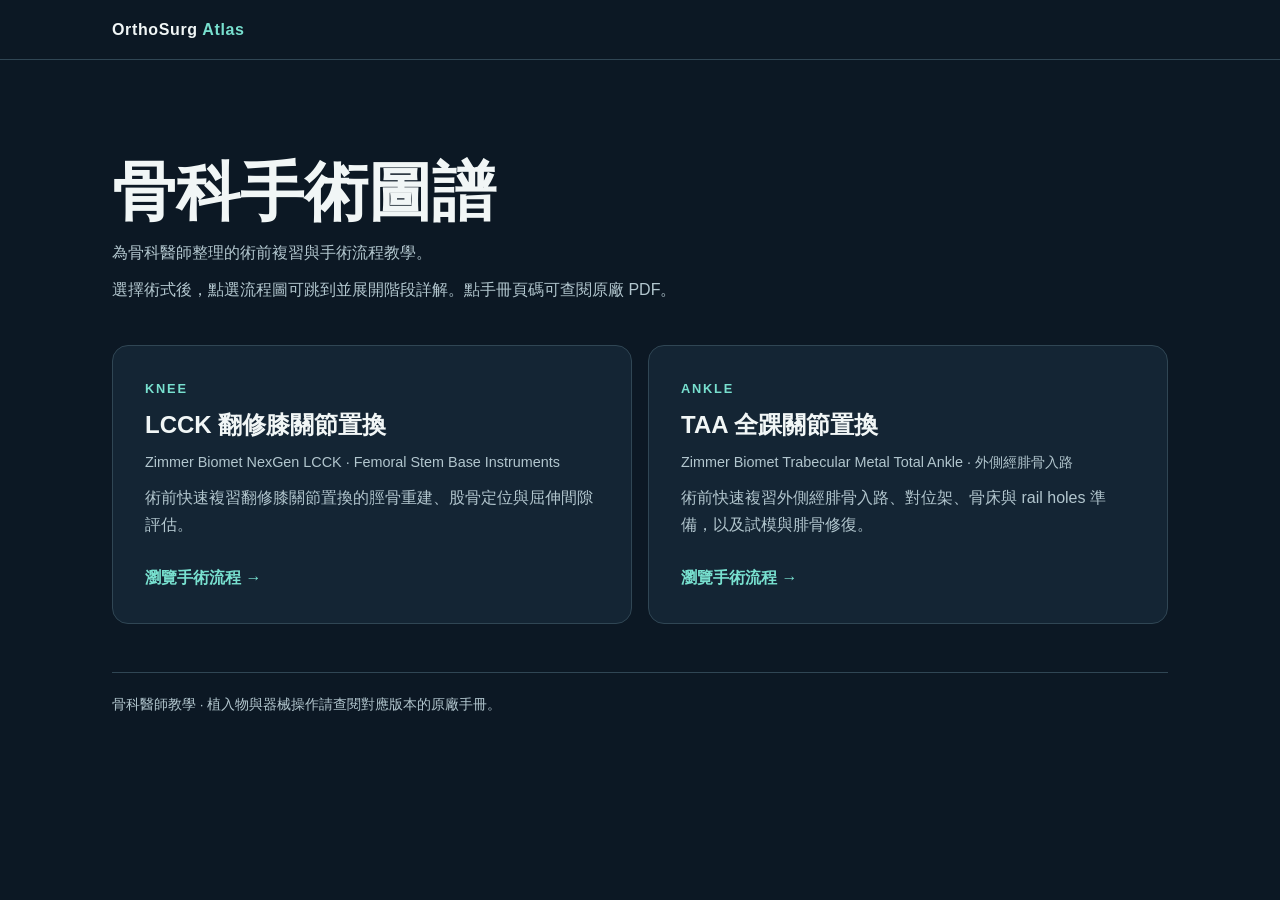
<file: docs/index.html>
<!doctype html>
<html lang="zh-Hant">
<head><meta charset="utf-8"><meta name="viewport" content="width=device-width, initial-scale=1">
<title>骨科手術圖譜 · OrthoSurg Atlas</title><link rel="stylesheet" href="./assets/site.css">
</head>
<body><header><div class="wrap"><a class="brand" href="./index.html">OrthoSurg <span>Atlas</span></a></div></header>
<main class="wrap"><div class="hero"><h1>骨科手術圖譜</h1><p>為骨科醫師整理的術前複習與手術流程教學。</p>
  <p>選擇術式後，點選流程圖可跳到並展開階段詳解。點手冊頁碼可查閱原廠 PDF。</p></div>
  <div class="cards"><a class="card" href="procedures/lcck/index.html">
<p class="region">KNEE</p><h2>LCCK 翻修膝關節置換</h2><p class="system">Zimmer Biomet NexGen LCCK · Femoral Stem Base Instruments</p>
<p>術前快速複習翻修膝關節置換的脛骨重建、股骨定位與屈伸間隙評估。</p><span class="action">瀏覽手術流程 →</span></a><a class="card" href="procedures/taa/index.html">
<p class="region">ANKLE</p><h2>TAA 全踝關節置換</h2><p class="system">Zimmer Biomet Trabecular Metal Total Ankle · 外側經腓骨入路</p>
<p>術前快速複習外側經腓骨入路、對位架、骨床與 rail holes 準備，以及試模與腓骨修復。</p><span class="action">瀏覽手術流程 →</span></a></div></main><footer class="wrap">骨科醫師教學 · 植入物與器械操作請查閱對應版本的原廠手冊。</footer></body></html>
</file>
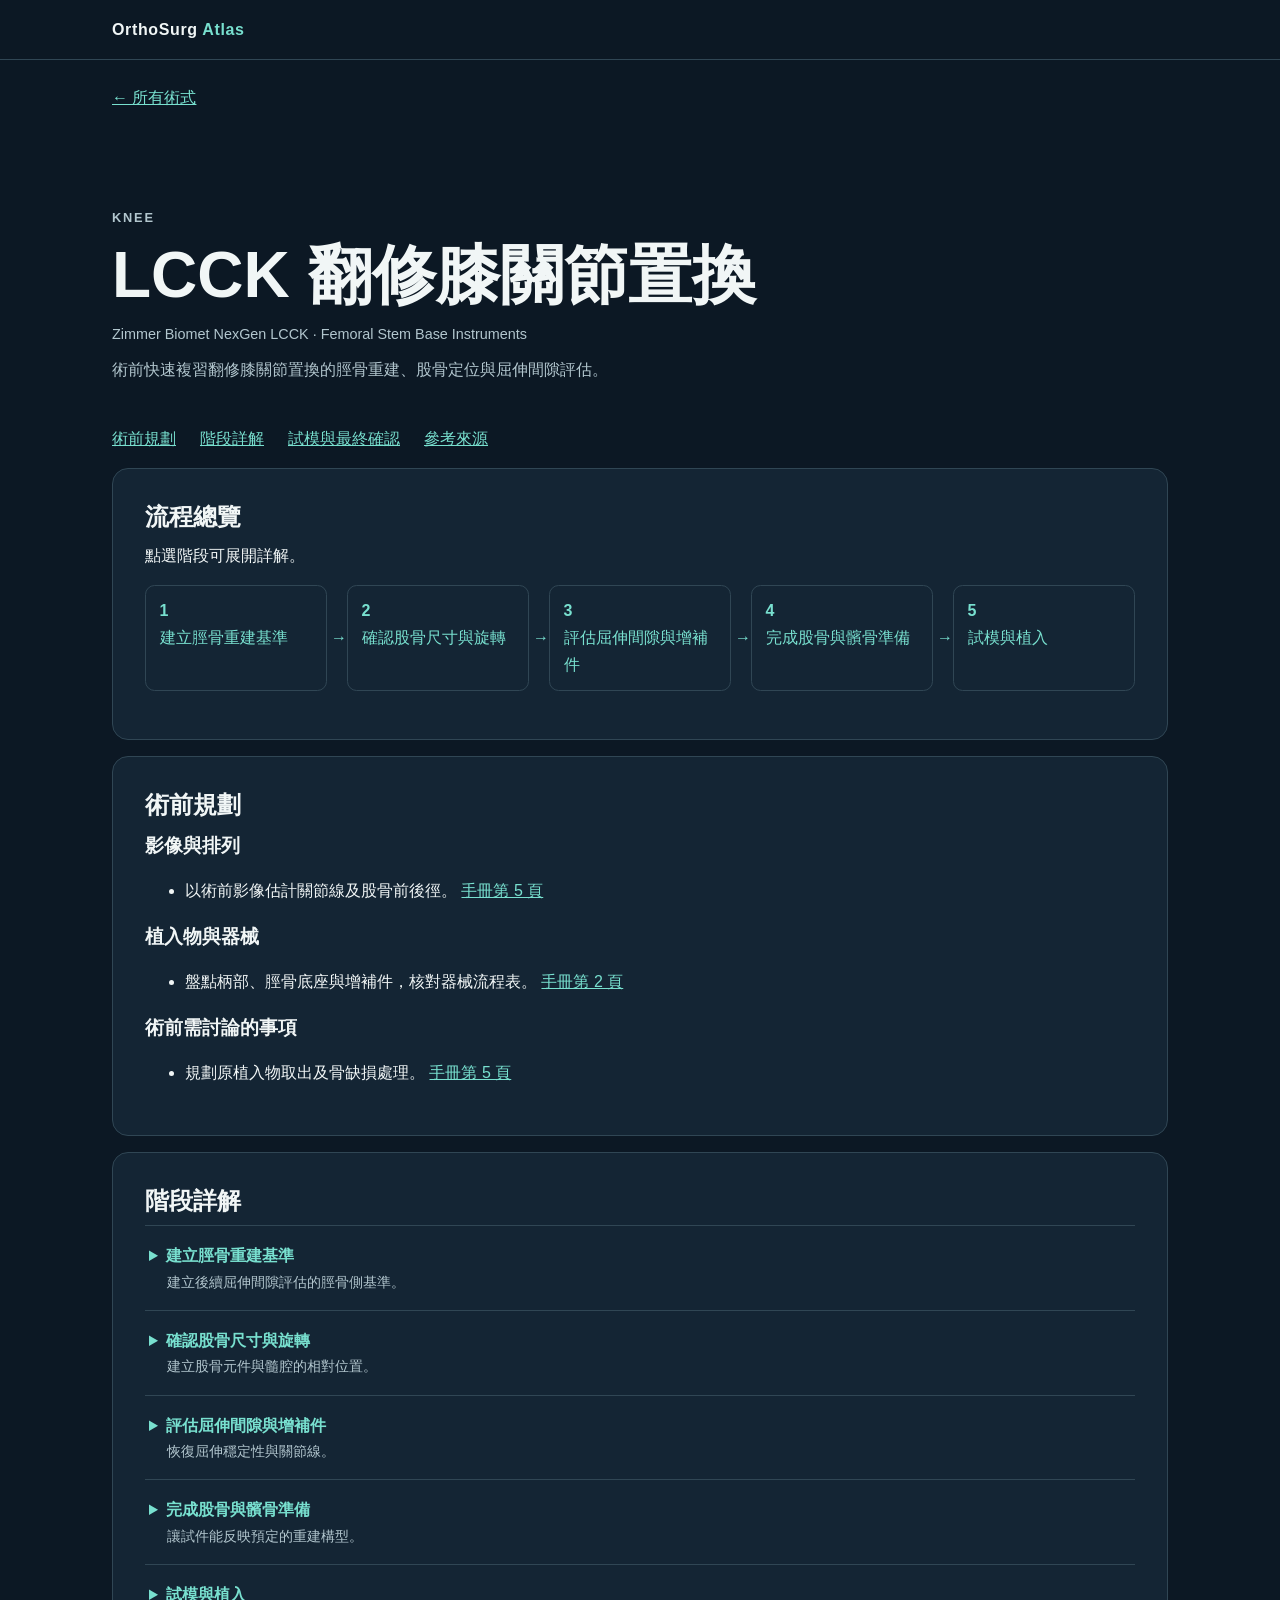
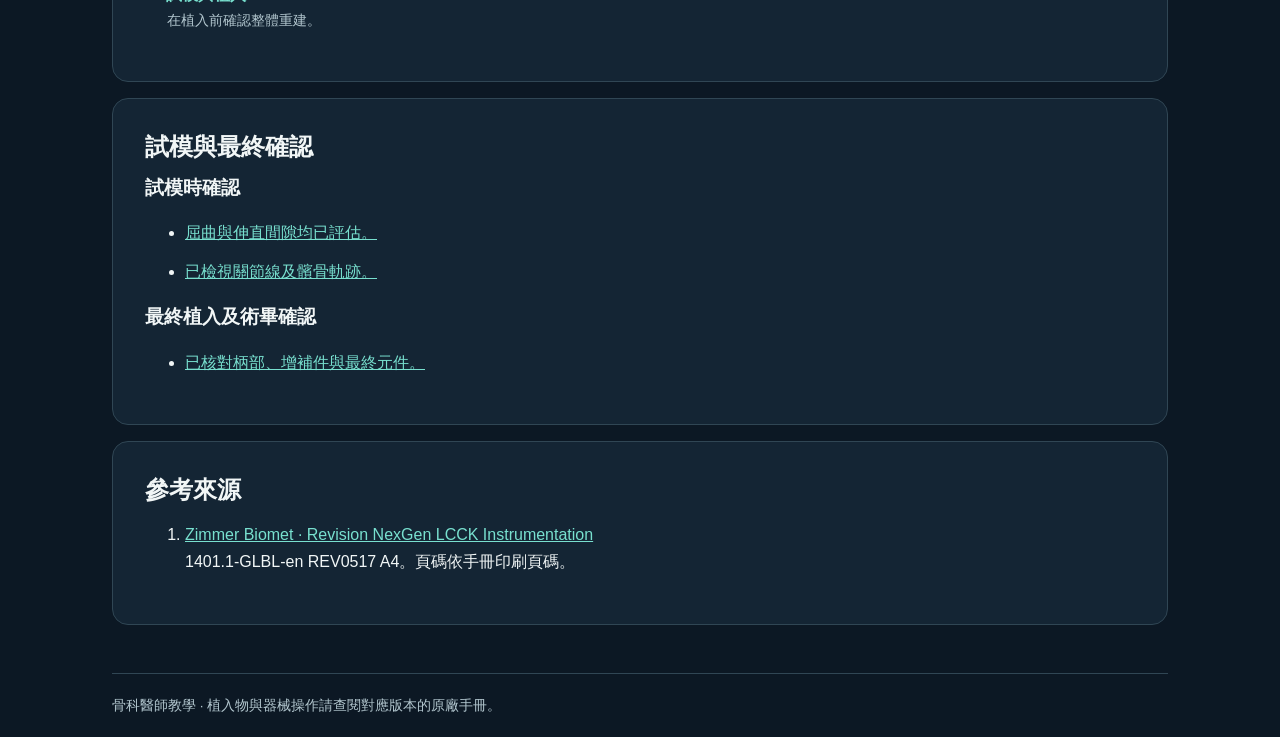
<file: docs/procedures/lcck/index.html>
<!doctype html>
<html lang="zh-Hant">
<head><meta charset="utf-8"><meta name="viewport" content="width=device-width, initial-scale=1">
<title>LCCK 翻修膝關節置換 · OrthoSurg Atlas</title><link rel="stylesheet" href="../../assets/site.css">
<script defer src="../../assets/stages.js"></script></head>
<body><header><div class="wrap"><a class="brand" href="../../index.html">OrthoSurg <span>Atlas</span></a></div></header>
<main class="wrap"><a class="back" href="../../index.html">← 所有術式</a>
    <div class="hero"><p class="region">KNEE</p><h1>LCCK 翻修膝關節置換</h1>
    <p class="system">Zimmer Biomet NexGen LCCK · Femoral Stem Base Instruments</p><p>術前快速複習翻修膝關節置換的脛骨重建、股骨定位與屈伸間隙評估。</p></div>
    <nav aria-label="本頁目錄"><a href="#planning">術前規劃</a><a href="#steps">階段詳解</a><a href="#checks">試模與最終確認</a><a href="#sources">參考來源</a></nav>
    <section aria-labelledby="flow-title"><h2 id="flow-title">流程總覽</h2><p>點選階段可展開詳解。</p><ol class="flow"><li><a data-stage-link href="#stage-tibial-platform">建立脛骨重建基準</a></li><li><a data-stage-link href="#stage-femoral-position">確認股骨尺寸與旋轉</a></li><li><a data-stage-link href="#stage-gap-balance">評估屈伸間隙與增補件</a></li><li><a data-stage-link href="#stage-box-patella">完成股骨與髕骨準備</a></li><li><a data-stage-link href="#stage-trial-implant">試模與植入</a></li></ol></section>
    <section id="planning"><h2>術前規劃</h2><h3>影像與排列</h3><ul><li>以術前影像估計關節線及股骨前後徑。 <a href="https://www.zimmerbiomet.com/content/dam/zb-corporate/en/products/specialties/knee/nexgen-complete-knee-solution/RevisionNexGenLCCKInstrumentation14011GLBLenREV0517A4.pdf#page=7" target="_blank" rel="noopener">手冊第 5 頁</a></li></ul><h3>植入物與器械</h3><ul><li>盤點柄部、脛骨底座與增補件，核對器械流程表。 <a href="https://www.zimmerbiomet.com/content/dam/zb-corporate/en/products/specialties/knee/nexgen-complete-knee-solution/RevisionNexGenLCCKInstrumentation14011GLBLenREV0517A4.pdf#page=4" target="_blank" rel="noopener">手冊第 2 頁</a></li></ul><h3>術前需討論的事項</h3><ul><li>規劃原植入物取出及骨缺損處理。 <a href="https://www.zimmerbiomet.com/content/dam/zb-corporate/en/products/specialties/knee/nexgen-complete-knee-solution/RevisionNexGenLCCKInstrumentation14011GLBLenREV0517A4.pdf#page=7" target="_blank" rel="noopener">手冊第 5 頁</a></li></ul></section>
    <section id="steps"><h2>階段詳解</h2><details id="stage-tibial-platform" class="stage"><summary>
    <strong>建立脛骨重建基準</strong><span>建立後續屈伸間隙評估的脛骨側基準。</span></summary>
    <div class="stage-body"><h4>目的</h4><p>建立後續屈伸間隙評估的脛骨側基準。</p>
    <h4>主要器械</h4><ul><li><strong>Tibial Boom</strong> · 設定對應脛骨底座的後傾</li></ul>
    <h4>操作重點</h4><ul><li>先建立脛骨重建平台，再確認試件覆蓋。</li></ul>
    <h4>確認事項</h4><ul><li>核對骨量、脛骨托盤覆蓋、柄部定位及增補件需求。</li></ul>
    <h4>容易忽略的檢查點</h4><ul><li>保留骨量，避免為了消除所有骨缺損而加深截骨。 <a href="https://www.zimmerbiomet.com/content/dam/zb-corporate/en/products/specialties/knee/nexgen-complete-knee-solution/RevisionNexGenLCCKInstrumentation14011GLBLenREV0517A4.pdf#page=10" target="_blank" rel="noopener">手冊第 8 頁</a></li></ul>
    <h4>原廠關鍵數值</h4><ul><li>0° 對應 A/P wedge 底座，3° 對應 3° fluted 底座。 <a href="https://www.zimmerbiomet.com/content/dam/zb-corporate/en/products/specialties/knee/nexgen-complete-knee-solution/RevisionNexGenLCCKInstrumentation14011GLBLenREV0517A4.pdf#page=9" target="_blank" rel="noopener">手冊第 7 頁</a></li></ul>
    
    <h4>圖解子步驟</h4><ol class="illustrated-steps"><li><div><h5>建立脛骨髓腔基準</h5><p>以 8 mm IM Drill 建立入口，從 9 mm 髓腔銼開始逐號擴髓。銼齒需完全進入骨面以下。最終直徑依第一支在髓腔深處接觸皮質骨的銼刀判定。這組銼刀從側面切削，若入口狹窄，先確認較大的銼刀能到達預定深度。</p><p><a href="https://www.zimmerbiomet.com/content/dam/zb-corporate/en/products/specialties/knee/nexgen-complete-knee-solution/RevisionNexGenLCCKInstrumentation14011GLBLenREV0517A4.pdf#page=8" target="_blank" rel="noopener">手冊第 6 頁</a></p></div><figure><a href="../../figures/lcck/tibial-platform-page-6.webp" target="_blank" rel="noopener" aria-label="放大手冊第 6 頁"><img loading="lazy" src="../../figures/lcck/tibial-platform-page-6.webp" alt="建立脛骨髓腔基準，原廠手冊第 6 頁"></a><figcaption>Zimmer Biomet · 手冊第 6 頁 · 點圖放大</figcaption></figure></li><li><div><h5>選擇脛骨後傾導引</h5><p>沿脛骨幹方向擴髓。若殘留骨水泥或硬化骨使銼刀偏離軸線，先清除阻擋。保留最後一支銼刀，或換成與它同徑的直柄試件。後傾導引臂依托盤選擇：需平切的 A/P wedge 用 0°，3° fluted 用 3°，手冊所列 precoat、fluted 及 MIS modular tibial plate／keels 構型用 7°。</p><p><a href="https://www.zimmerbiomet.com/content/dam/zb-corporate/en/products/specialties/knee/nexgen-complete-knee-solution/RevisionNexGenLCCKInstrumentation14011GLBLenREV0517A4.pdf#page=9" target="_blank" rel="noopener">手冊第 7 頁</a></p></div><figure><a href="../../figures/lcck/tibial-platform-page-7.webp" target="_blank" rel="noopener" aria-label="放大手冊第 7 頁"><img loading="lazy" src="../../figures/lcck/tibial-platform-page-7.webp" alt="選擇脛骨後傾導引，原廠手冊第 7 頁"></a><figcaption>Zimmer Biomet · 手冊第 7 頁 · 點圖放大</figcaption></figure></li><li><div><h5>確認脛骨切除高度</h5><p>把 Tibial Depth Resection Gauge 的 2 mm 或 10 mm 端插入鋸槽，直接確認預定切面高度。以建立可支撐托盤的平台為目標。遇局部骨缺損時，不必為了切到所有缺損底部而一律降低切面。</p><p><a href="https://www.zimmerbiomet.com/content/dam/zb-corporate/en/products/specialties/knee/nexgen-complete-knee-solution/RevisionNexGenLCCKInstrumentation14011GLBLenREV0517A4.pdf#page=10" target="_blank" rel="noopener">手冊第 8 頁</a></p></div><figure><a href="../../figures/lcck/tibial-platform-page-8.webp" target="_blank" rel="noopener" aria-label="放大手冊第 8 頁"><img loading="lazy" src="../../figures/lcck/tibial-platform-page-8.webp" alt="確認脛骨切除高度，原廠手冊第 8 頁"></a><figcaption>Zimmer Biomet · 手冊第 8 頁 · 點圖放大</figcaption></figure></li><li><div><h5>確認脛骨托盤尺寸</h5><p>將不同號的 Tibial Sizing Plate 放在切面比較覆蓋。確認托盤尺寸後，再核對與股骨試件及墊片系列的相容色碼。純色與條紋色碼分開看。無法配對時，重新評估股骨試件或脛骨托盤尺寸。</p><p><a href="https://www.zimmerbiomet.com/content/dam/zb-corporate/en/products/specialties/knee/nexgen-complete-knee-solution/RevisionNexGenLCCKInstrumentation14011GLBLenREV0517A4.pdf#page=12" target="_blank" rel="noopener">手冊第 10 頁</a></p></div><figure><a href="../../figures/lcck/tibial-platform-page-10.webp" target="_blank" rel="noopener" aria-label="放大手冊第 10 頁"><img loading="lazy" src="../../figures/lcck/tibial-platform-page-10.webp" alt="確認脛骨托盤尺寸，原廠手冊第 10 頁"></a><figcaption>Zimmer Biomet · 手冊第 10 頁 · 點圖放大</figcaption></figure></li></ol><p><a href="https://www.zimmerbiomet.com/content/dam/zb-corporate/en/products/specialties/knee/nexgen-complete-knee-solution/RevisionNexGenLCCKInstrumentation14011GLBLenREV0517A4.pdf#page=8" target="_blank" rel="noopener">手冊第 6–16 頁</a></p></div></details><details id="stage-femoral-position" class="stage"><summary>
    <strong>確認股骨尺寸與旋轉</strong><span>建立股骨元件與髓腔的相對位置。</span></summary>
    <div class="stage-body"><h4>目的</h4><p>建立股骨元件與髓腔的相對位置。</p>
    <h4>主要器械</h4><ul><li><strong>Revision Rotational Alignment Guide</strong> · 參照股骨經上髁軸確認旋轉</li></ul>
    <h4>操作重點</h4><ul><li>確認髓腔與股骨元件的相對位置，評估直柄或偏心柄。</li></ul>
    <h4>確認事項</h4><ul><li>核對髓腔方向、股骨尺寸與旋轉，確認直柄或偏心柄的配置。</li></ul>
    <h4>容易忽略的檢查點</h4><ul><li>若改用偏心柄，記錄 offset bushing 的刻度方向供後續重現。 <a href="https://www.zimmerbiomet.com/content/dam/zb-corporate/en/products/specialties/knee/nexgen-complete-knee-solution/RevisionNexGenLCCKInstrumentation14011GLBLenREV0517A4.pdf#page=27" target="_blank" rel="noopener">手冊第 25 頁</a></li></ul>
    
    <h4>器械分支</h4><ul><li>若用 MILL／5-in-1，股骨定位改查直柄 Appendix E 或偏心柄 Appendix F。Crossover 適用於已完成對應非柄式股骨前後切面的情境，見 Appendix A。 <a href="https://www.zimmerbiomet.com/content/dam/zb-corporate/en/products/specialties/knee/nexgen-complete-knee-solution/RevisionNexGenLCCKInstrumentation14011GLBLenREV0517A4.pdf#page=4" target="_blank" rel="noopener">手冊第 2 頁</a></li></ul>
    <h4>圖解子步驟</h4><ol class="illustrated-steps"><li><div><h5>準備股骨髓腔</h5><p>以 8 mm IM Drill 建立股骨髓腔入口，再從 9 mm Intramedullary Reamer 逐號擴髓。入口只是擴髓起點，股骨元件的最終位置與旋轉仍需用後續導板核對。</p><p><a href="https://www.zimmerbiomet.com/content/dam/zb-corporate/en/products/specialties/knee/nexgen-complete-knee-solution/RevisionNexGenLCCKInstrumentation14011GLBLenREV0517A4.pdf#page=19" target="_blank" rel="noopener">手冊第 17 頁</a></p></div><figure><a href="../../figures/lcck/femoral-position-page-17.webp" target="_blank" rel="noopener" aria-label="放大手冊第 17 頁"><img loading="lazy" src="../../figures/lcck/femoral-position-page-17.webp" alt="準備股骨髓腔，原廠手冊第 17 頁"></a><figcaption>Zimmer Biomet · 手冊第 17 頁 · 點圖放大</figcaption></figure></li><li><div><h5>估計股骨元件尺寸</h5><p>將不同尺寸 Femoral Sizing Template 的刻線對準最後一支股骨髓腔銼或試柄轉接器的軸心，再比較模板與骨面的關係。可用拆下的原植入物尺寸與股骨上髁寬度交叉核對。此處是初估尺寸，之後要以屈伸間隙與穩定性確認。</p><p><a href="https://www.zimmerbiomet.com/content/dam/zb-corporate/en/products/specialties/knee/nexgen-complete-knee-solution/RevisionNexGenLCCKInstrumentation14011GLBLenREV0517A4.pdf#page=21" target="_blank" rel="noopener">手冊第 19 頁</a></p></div><figure><a href="../../figures/lcck/femoral-position-page-19.webp" target="_blank" rel="noopener" aria-label="放大手冊第 19 頁"><img loading="lazy" src="../../figures/lcck/femoral-position-page-19.webp" alt="估計股骨元件尺寸，原廠手冊第 19 頁"></a><figcaption>Zimmer Biomet · 手冊第 19 頁 · 點圖放大</figcaption></figure></li><li><div><h5>確認股骨旋轉</h5><p>以旋轉對位導引器確認股骨旋轉，再看股骨基座／切割塊的位置。若直柄使切割塊無法落在理想位置，改評估偏心柄，並在後續記錄偏心方向。</p><p><a href="https://www.zimmerbiomet.com/content/dam/zb-corporate/en/products/specialties/knee/nexgen-complete-knee-solution/RevisionNexGenLCCKInstrumentation14011GLBLenREV0517A4.pdf#page=26" target="_blank" rel="noopener">手冊第 24 頁</a></p></div><figure><a href="../../figures/lcck/femoral-position-page-24.webp" target="_blank" rel="noopener" aria-label="放大手冊第 24 頁"><img loading="lazy" src="../../figures/lcck/femoral-position-page-24.webp" alt="確認股骨旋轉，原廠手冊第 24 頁"></a><figcaption>Zimmer Biomet · 手冊第 24 頁 · 點圖放大</figcaption></figure></li><li><div><h5>核對偏心柄方向</h5><p>直柄位置不理想時，用 Femoral Offset Bushing 取代 9–10 mm Femoral Guide Bushing。偏心套筒可使切割塊相對髓腔中心偏移 4.5 mm。旋到合適位置後，讀取切割塊後側刻線所對的套筒數字及記號，供試件及正式植入物組裝時重現方向。</p><p><a href="https://www.zimmerbiomet.com/content/dam/zb-corporate/en/products/specialties/knee/nexgen-complete-knee-solution/RevisionNexGenLCCKInstrumentation14011GLBLenREV0517A4.pdf#page=27" target="_blank" rel="noopener">手冊第 25 頁</a></p></div><figure><a href="../../figures/lcck/femoral-position-page-25.webp" target="_blank" rel="noopener" aria-label="放大手冊第 25 頁"><img loading="lazy" src="../../figures/lcck/femoral-position-page-25.webp" alt="核對偏心柄方向，原廠手冊第 25 頁"></a><figcaption>Zimmer Biomet · 手冊第 25 頁 · 點圖放大</figcaption></figure></li><li><div><h5>確認股骨柄座準備</h5><p>使用 Femoral Stem Base Instruments 準備 LCCK 股骨元件時，Femoral Stem Drill 經導套鑽到鑽頭的第二道刻線（Fig. 37）。這道刻線是 LCCK 柄座的鑽深基準。若前一步調整了股骨旋轉或位置，再核對是否需要修整前、後切面。</p><p><a href="https://www.zimmerbiomet.com/content/dam/zb-corporate/en/products/specialties/knee/nexgen-complete-knee-solution/RevisionNexGenLCCKInstrumentation14011GLBLenREV0517A4.pdf#page=28" target="_blank" rel="noopener">手冊第 26 頁</a></p></div><figure><a href="../../figures/lcck/femoral-position-page-26.webp" target="_blank" rel="noopener" aria-label="放大手冊第 26 頁"><img loading="lazy" src="../../figures/lcck/femoral-position-page-26.webp" alt="確認股骨柄座準備，原廠手冊第 26 頁"></a><figcaption>Zimmer Biomet · 手冊第 26 頁 · 點圖放大</figcaption></figure></li></ol><p><a href="https://www.zimmerbiomet.com/content/dam/zb-corporate/en/products/specialties/knee/nexgen-complete-knee-solution/RevisionNexGenLCCKInstrumentation14011GLBLenREV0517A4.pdf#page=19" target="_blank" rel="noopener">手冊第 17–27 頁</a></p></div></details><details id="stage-gap-balance" class="stage"><summary>
    <strong>評估屈伸間隙與增補件</strong><span>恢復屈伸穩定性與關節線。</span></summary>
    <div class="stage-body"><h4>目的</h4><p>恢復屈伸穩定性與關節線。</p>
    <h4>主要器械</h4><ul><li><strong>LPS Articular Surface Provisional</strong> · 在股骨 box 準備前用於間隙評估</li></ul>
    <h4>操作重點</h4><ul><li>先評估屈曲間隙，保留所選試墊再評估伸直時的排列及側副韌帶張力。</li></ul>
    <h4>確認事項</h4><ul><li>分別檢視屈曲與伸直間隙，確認遠端或後方增補件的需求。</li></ul>
    <h4>容易忽略的檢查點</h4><ul><li>此階段尚未完成 LCCK box，使用手冊指定的 LPS 試墊。 <a href="https://www.zimmerbiomet.com/content/dam/zb-corporate/en/products/specialties/knee/nexgen-complete-knee-solution/RevisionNexGenLCCKInstrumentation14011GLBLenREV0517A4.pdf#page=30" target="_blank" rel="noopener">手冊第 28 頁</a></li></ul>
    
    
    <h4>圖解子步驟</h4><ol class="illustrated-steps"><li><div><h5>評估屈曲間隙</h5><p>先用符合色碼的最薄 LPS 墊片試件評估屈曲間隙。若放不進去，先評估股骨試件降一號，前後徑相差 4 mm，屈曲空間可多約 4 mm。仍放不下時，手冊列 2 mm Tibial Recutter 作為選項，屈曲與伸直空間都增加 2 mm，之後需重做脛骨托盤準備。若屈曲太鬆，逐級加厚墊片。最厚仍鬆時，評估 5 或 10 mm 脛骨增補塊或大一號股骨元件。</p><p><a href="https://www.zimmerbiomet.com/content/dam/zb-corporate/en/products/specialties/knee/nexgen-complete-knee-solution/RevisionNexGenLCCKInstrumentation14011GLBLenREV0517A4.pdf#page=30" target="_blank" rel="noopener">手冊第 28 頁</a></p></div><figure><a href="../../figures/lcck/gap-balance-page-28.webp" target="_blank" rel="noopener" aria-label="放大手冊第 28 頁"><img loading="lazy" src="../../figures/lcck/gap-balance-page-28.webp" alt="評估屈曲間隙，原廠手冊第 28 頁"></a><figcaption>Zimmer Biomet · 手冊第 28 頁 · 點圖放大</figcaption></figure></li><li><div><h5>評估伸直間隙</h5><p>保留屈曲時選出的 LPS 墊片，伸直評估。若過伸，將股骨試件往遠端移並評估遠端增補。所需遠端增補若超過手冊的 10 mm 上限，評估小一號股骨元件搭配較厚墊片，並回頭重測屈曲間隙。若無法完全伸直，可評估將股骨試件往近端移、改薄墊片或鬆解後關節囊。若改薄墊片，要重評屈曲間隙及股骨尺寸。</p><p><a href="https://www.zimmerbiomet.com/content/dam/zb-corporate/en/products/specialties/knee/nexgen-complete-knee-solution/RevisionNexGenLCCKInstrumentation14011GLBLenREV0517A4.pdf#page=31" target="_blank" rel="noopener">手冊第 29 頁</a></p></div><figure><a href="../../figures/lcck/gap-balance-page-29.webp" target="_blank" rel="noopener" aria-label="放大手冊第 29 頁"><img loading="lazy" src="../../figures/lcck/gap-balance-page-29.webp" alt="評估伸直間隙，原廠手冊第 29 頁"></a><figcaption>Zimmer Biomet · 手冊第 29 頁 · 點圖放大</figcaption></figure></li><li><div><h5>確認股骨增補件</h5><p>依已選定的股骨增補件位置及厚度，對照 Femoral Provisional／Cutting Guide 的對應鋸槽。手冊指定 0.050 in（1.27 mm）厚鋸片。切完以對應增補試件核對是否貼合。</p><p><a href="https://www.zimmerbiomet.com/content/dam/zb-corporate/en/products/specialties/knee/nexgen-complete-knee-solution/RevisionNexGenLCCKInstrumentation14011GLBLenREV0517A4.pdf#page=34" target="_blank" rel="noopener">手冊第 32 頁</a></p></div><figure><a href="../../figures/lcck/gap-balance-page-32.webp" target="_blank" rel="noopener" aria-label="放大手冊第 32 頁"><img loading="lazy" src="../../figures/lcck/gap-balance-page-32.webp" alt="確認股骨增補件，原廠手冊第 32 頁"></a><figcaption>Zimmer Biomet · 手冊第 32 頁 · 點圖放大</figcaption></figure></li></ol><p><a href="https://www.zimmerbiomet.com/content/dam/zb-corporate/en/products/specialties/knee/nexgen-complete-knee-solution/RevisionNexGenLCCKInstrumentation14011GLBLenREV0517A4.pdf#page=30" target="_blank" rel="noopener">手冊第 28–32 頁</a></p></div></details><details id="stage-box-patella" class="stage"><summary>
    <strong>完成股骨與髕骨準備</strong><span>讓試件能反映預定的重建構型。</span></summary>
    <div class="stage-body"><h4>目的</h4><p>讓試件能反映預定的重建構型。</p>
    <h4>主要器械</h4><ul><li><strong>LCCK Notch/Chamfer Guide</strong> · 確認 box 與斜面切割的旋轉定位</li></ul>
    <h4>操作重點</h4><ul><li>保留旋轉參考後完成 box 準備，另評估髕骨元件是否需翻修。</li></ul>
    <h4>確認事項</h4><ul><li>核對 LCCK box 與選定元件，確認髕骨處理計畫。</li></ul>
    <h4>容易忽略的檢查點</h4><ul><li>若髕骨元件不相容或鬆動，先評估剩餘骨量。 <a href="https://www.zimmerbiomet.com/content/dam/zb-corporate/en/products/specialties/knee/nexgen-complete-knee-solution/RevisionNexGenLCCKInstrumentation14011GLBLenREV0517A4.pdf#page=39" target="_blank" rel="noopener">手冊第 37 頁</a></li></ul>
    
    
    <h4>圖解子步驟</h4><ol class="illustrated-steps"><li><div><h5>定位 LCCK box</h5><p>LCCK Box 的定位沿用前面確立的股骨位置。若使用偏心試柄，將偏心柄組件的定位記號對回前面記錄的套筒方位，再核對 LCCK Notch／Chamfer Guide 位置。</p><p><a href="https://www.zimmerbiomet.com/content/dam/zb-corporate/en/products/specialties/knee/nexgen-complete-knee-solution/RevisionNexGenLCCKInstrumentation14011GLBLenREV0517A4.pdf#page=35" target="_blank" rel="noopener">手冊第 33 頁</a></p></div><figure><a href="../../figures/lcck/box-patella-page-33.webp" target="_blank" rel="noopener" aria-label="放大手冊第 33 頁"><img loading="lazy" src="../../figures/lcck/box-patella-page-33.webp" alt="定位 LCCK box，原廠手冊第 33 頁"></a><figcaption>Zimmer Biomet · 手冊第 33 頁 · 點圖放大</figcaption></figure></li><li><div><h5>評估髕骨元件</h5><p>固定良好且相容的 NexGen 髕骨元件可評估保留。若鬆動或不相容，先評估剩餘骨量。手冊所述 NexGen Patellar Component 需要至少 11 mm 剩餘骨厚供固定柱置入。骨量不足時，評估保留剩餘骨或改用針對骨缺損設計的元件。</p><p><a href="https://www.zimmerbiomet.com/content/dam/zb-corporate/en/products/specialties/knee/nexgen-complete-knee-solution/RevisionNexGenLCCKInstrumentation14011GLBLenREV0517A4.pdf#page=39" target="_blank" rel="noopener">手冊第 37 頁</a></p></div><figure><a href="../../figures/lcck/box-patella-page-37.webp" target="_blank" rel="noopener" aria-label="放大手冊第 37 頁"><img loading="lazy" src="../../figures/lcck/box-patella-page-37.webp" alt="評估髕骨元件，原廠手冊第 37 頁"></a><figcaption>Zimmer Biomet · 手冊第 37 頁 · 點圖放大</figcaption></figure></li></ol><p><a href="https://www.zimmerbiomet.com/content/dam/zb-corporate/en/products/specialties/knee/nexgen-complete-knee-solution/RevisionNexGenLCCKInstrumentation14011GLBLenREV0517A4.pdf#page=35" target="_blank" rel="noopener">手冊第 33–37 頁</a></p></div></details><details id="stage-trial-implant" class="stage"><summary>
    <strong>試模與植入</strong><span>在植入前確認整體重建。</span></summary>
    <div class="stage-body"><h4>目的</h4><p>在植入前確認整體重建。</p>
    <h4>主要器械</h4><ul><li><strong>Modular Box Provisional</strong> · 模擬最終股骨 box 構型</li></ul>
    <h4>操作重點</h4><ul><li>裝上試用 box 與計畫使用的增補件，確認試模後再核對最終植入物。</li></ul>
    <h4>確認事項</h4><ul><li>檢查屈伸穩定性、髕骨軌跡及試件與最終元件的配置。</li></ul>
    <h4>容易忽略的檢查點</h4><ul><li>植入前核對股骨、脛骨及關節面元件的配色相容性。 <a href="https://www.zimmerbiomet.com/content/dam/zb-corporate/en/products/specialties/knee/nexgen-complete-knee-solution/RevisionNexGenLCCKInstrumentation14011GLBLenREV0517A4.pdf#page=42" target="_blank" rel="noopener">手冊第 40 頁</a></li></ul>
    
    
    <h4>圖解子步驟</h4><ol class="illustrated-steps"><li><div><h5>組裝股骨試件</h5><p>Modular Box Provisional 選與股骨試件相符的尺寸，依其斜面方向確認就位，再搭配已核對尺寸與型式的脛骨柄式試件。</p><p><a href="https://www.zimmerbiomet.com/content/dam/zb-corporate/en/products/specialties/knee/nexgen-complete-knee-solution/RevisionNexGenLCCKInstrumentation14011GLBLenREV0517A4.pdf#page=40" target="_blank" rel="noopener">手冊第 38 頁</a></p></div><figure><a href="../../figures/lcck/trial-implant-page-38.webp" target="_blank" rel="noopener" aria-label="放大手冊第 38 頁"><img loading="lazy" src="../../figures/lcck/trial-implant-page-38.webp" alt="組裝股骨試件，原廠手冊第 38 頁"></a><figcaption>Zimmer Biomet · 手冊第 38 頁 · 點圖放大</figcaption></figure></li><li><div><h5>試模檢查關節表現</h5><p>先用 LPS 墊片試件，需增加約束時改試 LCCK。脛骨與股骨試件至少要有一組相符的顏色及字母尺寸，墊片也須屬同色系列。若無法三方配對，重新選脛骨托盤尺寸與墊片系列，再確認活動度、穩定性及髕骨軌跡。</p><p><a href="https://www.zimmerbiomet.com/content/dam/zb-corporate/en/products/specialties/knee/nexgen-complete-knee-solution/RevisionNexGenLCCKInstrumentation14011GLBLenREV0517A4.pdf#page=41" target="_blank" rel="noopener">手冊第 39 頁</a></p></div><figure><a href="../../figures/lcck/trial-implant-page-39.webp" target="_blank" rel="noopener" aria-label="放大手冊第 39 頁"><img loading="lazy" src="../../figures/lcck/trial-implant-page-39.webp" alt="試模檢查關節表現，原廠手冊第 39 頁"></a><figcaption>Zimmer Biomet · 手冊第 39 頁 · 點圖放大</figcaption></figure></li><li><div><h5>核對最終植入構型</h5><p>正式植入前先確認股骨、脛骨及墊片盒標三方色碼相符。偏心股骨柄沿用試模記錄的方位，把柄上的定位號碼對準股骨柄座後側刻線（Fig. 67），再確認柄與柄座貼合。</p><p><a href="https://www.zimmerbiomet.com/content/dam/zb-corporate/en/products/specialties/knee/nexgen-complete-knee-solution/RevisionNexGenLCCKInstrumentation14011GLBLenREV0517A4.pdf#page=42" target="_blank" rel="noopener">手冊第 40 頁</a></p></div><figure><a href="../../figures/lcck/trial-implant-page-40.webp" target="_blank" rel="noopener" aria-label="放大手冊第 40 頁"><img loading="lazy" src="../../figures/lcck/trial-implant-page-40.webp" alt="核對最終植入構型，原廠手冊第 40 頁"></a><figcaption>Zimmer Biomet · 手冊第 40 頁 · 點圖放大</figcaption></figure></li></ol><p><a href="https://www.zimmerbiomet.com/content/dam/zb-corporate/en/products/specialties/knee/nexgen-complete-knee-solution/RevisionNexGenLCCKInstrumentation14011GLBLenREV0517A4.pdf#page=40" target="_blank" rel="noopener">手冊第 38–41 頁</a></p></div></details></section>
    <section id="checks"><h2>試模與最終確認</h2><h3>試模時確認</h3><ul><li><a data-stage-link href="#stage-trial-implant">屈曲與伸直間隙均已評估。</a></li><li><a data-stage-link href="#stage-trial-implant">已檢視關節線及髕骨軌跡。</a></li></ul><h3>最終植入及術畢確認</h3><ul><li><a data-stage-link href="#stage-trial-implant">已核對柄部、增補件與最終元件。</a></li></ul></section>
    <section id="sources"><h2>參考來源</h2><ol><li><a href="https://www.zimmerbiomet.com/content/dam/zb-corporate/en/products/specialties/knee/nexgen-complete-knee-solution/RevisionNexGenLCCKInstrumentation14011GLBLenREV0517A4.pdf">Zimmer Biomet · Revision NexGen LCCK Instrumentation</a><p>1401.1-GLBL-en REV0517 A4。頁碼依手冊印刷頁碼。</p></li></ol>
    </section></main><footer class="wrap">骨科醫師教學 · 植入物與器械操作請查閱對應版本的原廠手冊。</footer></body></html>
</file>
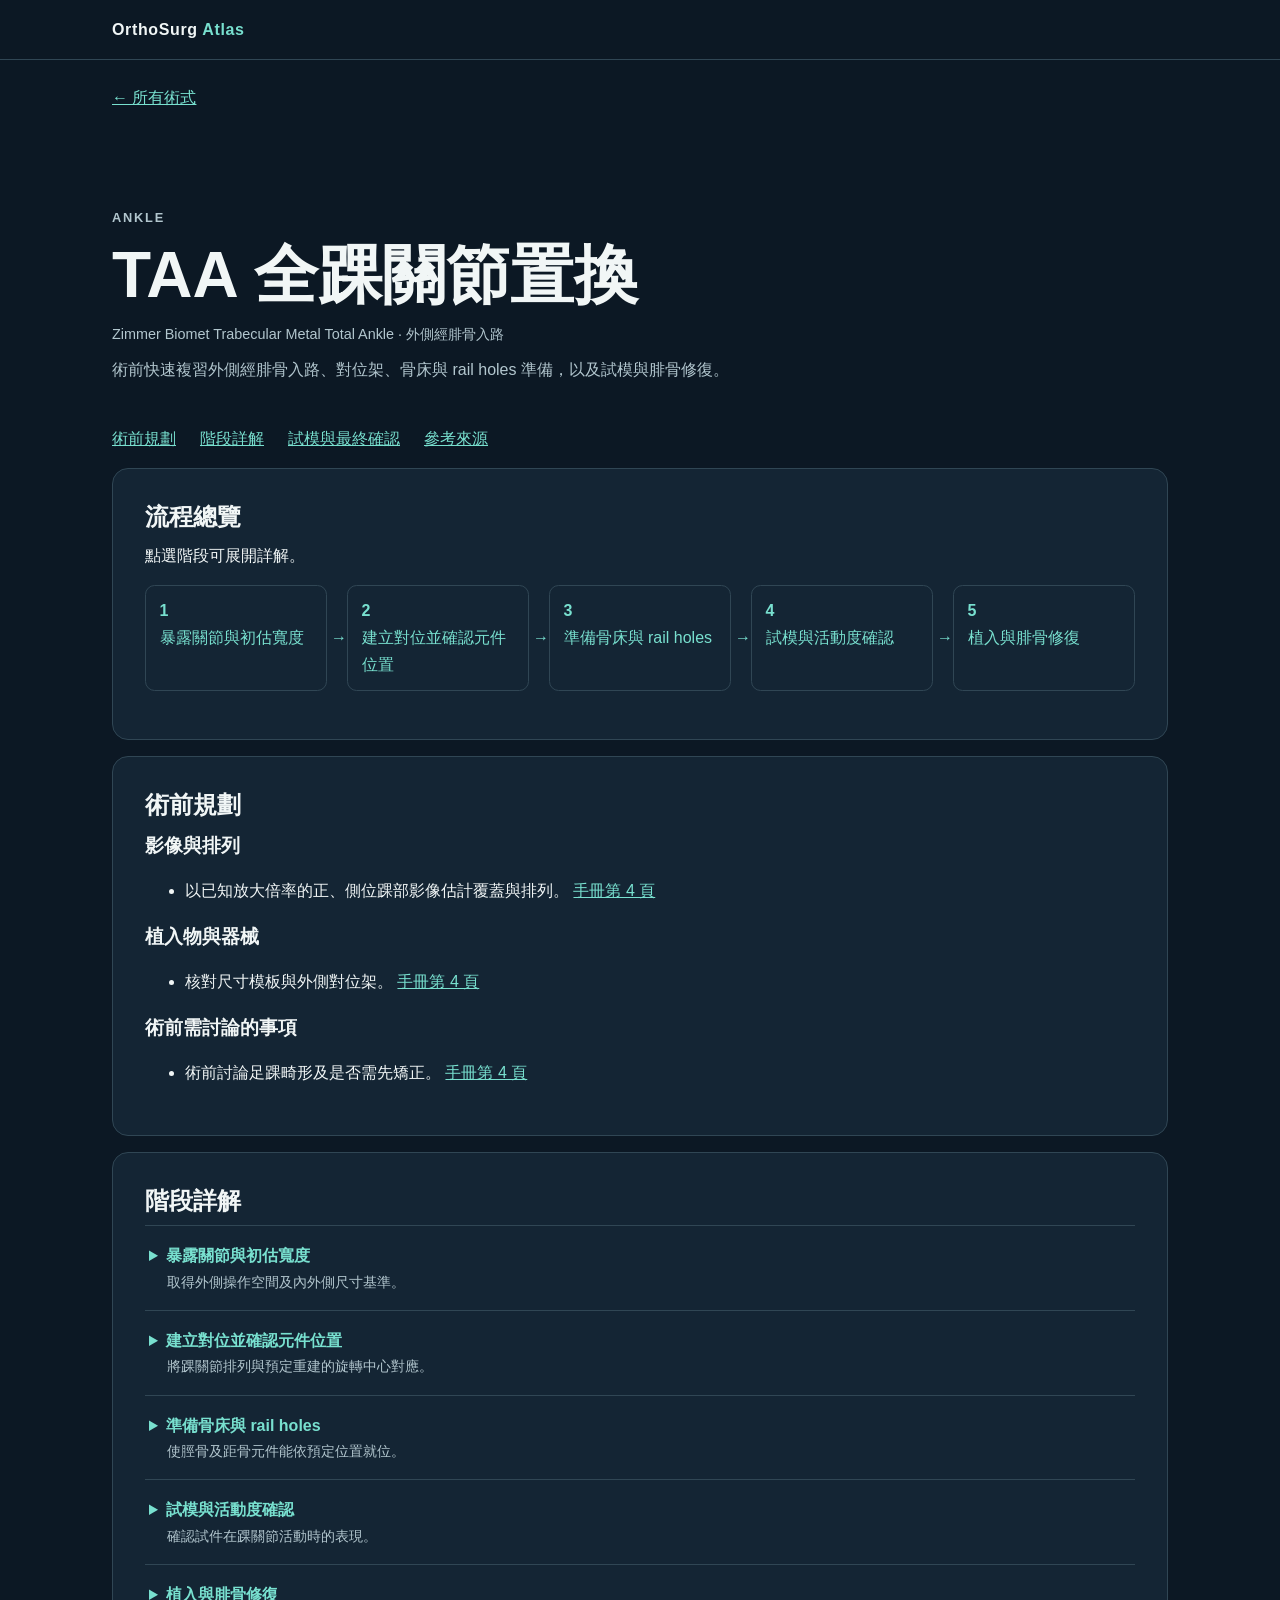
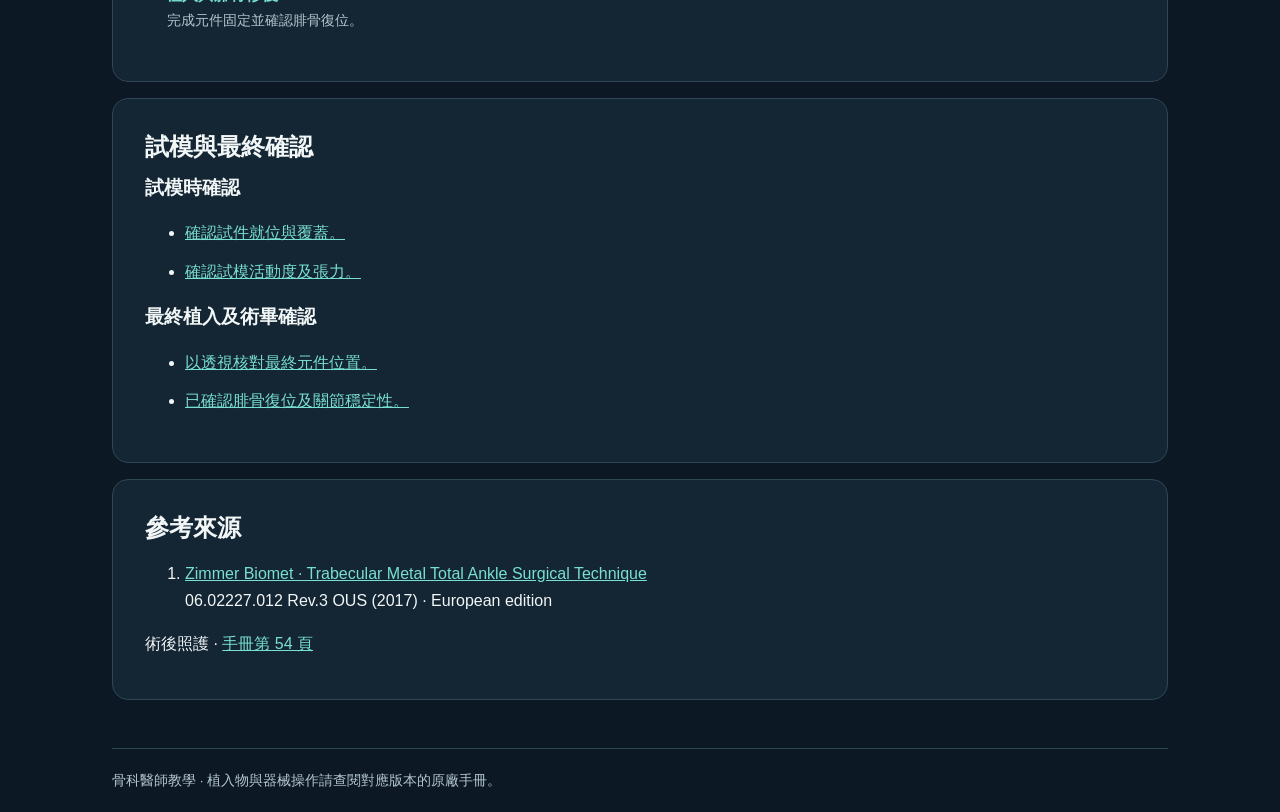
<file: docs/procedures/taa/index.html>
<!doctype html>
<html lang="zh-Hant">
<head><meta charset="utf-8"><meta name="viewport" content="width=device-width, initial-scale=1">
<title>TAA 全踝關節置換 · OrthoSurg Atlas</title><link rel="stylesheet" href="../../assets/site.css">
<script defer src="../../assets/stages.js"></script></head>
<body><header><div class="wrap"><a class="brand" href="../../index.html">OrthoSurg <span>Atlas</span></a></div></header>
<main class="wrap"><a class="back" href="../../index.html">← 所有術式</a>
    <div class="hero"><p class="region">ANKLE</p><h1>TAA 全踝關節置換</h1>
    <p class="system">Zimmer Biomet Trabecular Metal Total Ankle · 外側經腓骨入路</p><p>術前快速複習外側經腓骨入路、對位架、骨床與 rail holes 準備，以及試模與腓骨修復。</p></div>
    <nav aria-label="本頁目錄"><a href="#planning">術前規劃</a><a href="#steps">階段詳解</a><a href="#checks">試模與最終確認</a><a href="#sources">參考來源</a></nav>
    <section aria-labelledby="flow-title"><h2 id="flow-title">流程總覽</h2><p>點選階段可展開詳解。</p><ol class="flow"><li><a data-stage-link href="#stage-exposure-sizing">暴露關節與初估寬度</a></li><li><a data-stage-link href="#stage-alignment">建立對位並確認元件位置</a></li><li><a data-stage-link href="#stage-bone-rails">準備骨床與 rail holes</a></li><li><a data-stage-link href="#stage-trial-reduction">試模與活動度確認</a></li><li><a data-stage-link href="#stage-implant-closure">植入與腓骨修復</a></li></ol></section>
    <section id="planning"><h2>術前規劃</h2><h3>影像與排列</h3><ul><li>以已知放大倍率的正、側位踝部影像估計覆蓋與排列。 <a href="https://assets.ctfassets.net/rc4arfpyhdpw/3g0u5tBORhAVrJJfv2rMYP/b9cc9f6311ad73e03d1055ee98907edf/tm_total_ankle_surgical_techni__1_.pdf#page=6" target="_blank" rel="noopener">手冊第 4 頁</a></li></ul><h3>植入物與器械</h3><ul><li>核對尺寸模板與外側對位架。 <a href="https://assets.ctfassets.net/rc4arfpyhdpw/3g0u5tBORhAVrJJfv2rMYP/b9cc9f6311ad73e03d1055ee98907edf/tm_total_ankle_surgical_techni__1_.pdf#page=6" target="_blank" rel="noopener">手冊第 4 頁</a></li></ul><h3>術前需討論的事項</h3><ul><li>術前討論足踝畸形及是否需先矯正。 <a href="https://assets.ctfassets.net/rc4arfpyhdpw/3g0u5tBORhAVrJJfv2rMYP/b9cc9f6311ad73e03d1055ee98907edf/tm_total_ankle_surgical_techni__1_.pdf#page=6" target="_blank" rel="noopener">手冊第 4 頁</a></li></ul></section>
    <section id="steps"><h2>階段詳解</h2><details id="stage-exposure-sizing" class="stage"><summary>
    <strong>暴露關節與初估寬度</strong><span>取得外側操作空間及內外側尺寸基準。</span></summary>
    <div class="stage-body"><h4>目的</h4><p>取得外側操作空間及內外側尺寸基準。</p>
    <h4>主要器械</h4><ul><li><strong>M/L Sizer Gauge</strong> · 估計距骨內外側寬度</li></ul>
    <h4>操作重點</h4><ul><li>依手冊的外側經腓骨入路暴露關節，並以內側溝視野輔助尺寸確認。</li></ul>
    <h4>確認事項</h4><ul><li>核對經腓骨暴露、內側溝視野，以及元件內外側覆蓋。</li></ul>
    <h4>容易忽略的檢查點</h4><ul><li>用透視核對量具位置，檢查外側是否突出。 <a href="https://assets.ctfassets.net/rc4arfpyhdpw/3g0u5tBORhAVrJJfv2rMYP/b9cc9f6311ad73e03d1055ee98907edf/tm_total_ankle_surgical_techni__1_.pdf#page=10" target="_blank" rel="noopener">手冊第 8 頁</a></li></ul>
    
    
    <h4>圖解子步驟</h4><ol class="illustrated-steps"><li><div><h5>確認擺位與器械空間</h5><p>術前影像估算用來準備可能尺寸與評估排列。擺位時保留外側器械與透視空間，最後尺寸由術中的 M/L 與 A/P Sizer 確認。</p><p><a href="https://assets.ctfassets.net/rc4arfpyhdpw/3g0u5tBORhAVrJJfv2rMYP/b9cc9f6311ad73e03d1055ee98907edf/tm_total_ankle_surgical_techni__1_.pdf#page=7" target="_blank" rel="noopener">手冊第 5 頁</a></p></div><figure><a href="../../figures/taa/exposure-sizing-page-9.webp" target="_blank" rel="noopener" aria-label="放大手冊第 5 頁"><img loading="lazy" src="../../figures/taa/exposure-sizing-page-9.webp" alt="確認擺位與器械空間，原廠手冊第 5 頁"></a><figcaption>Zimmer Biomet · 手冊第 5 頁 · 點圖放大</figcaption></figure></li><li><div><h5>外側暴露與腓骨截骨</h5><p>依外側入路暴露遠端腓骨與外側韌帶。辨識並保護淺腓神經分支，再依原廠圖確認斜形截骨的方向，以便後續翻開及復位遠端腓骨。</p><p><a href="https://assets.ctfassets.net/rc4arfpyhdpw/3g0u5tBORhAVrJJfv2rMYP/b9cc9f6311ad73e03d1055ee98907edf/tm_total_ankle_surgical_techni__1_.pdf#page=8" target="_blank" rel="noopener">手冊第 6 頁</a></p></div><figure><a href="../../figures/taa/exposure-sizing-page-10.webp" target="_blank" rel="noopener" aria-label="放大手冊第 6 頁"><img loading="lazy" src="../../figures/taa/exposure-sizing-page-10.webp" alt="外側暴露與腓骨截骨，原廠手冊第 6 頁"></a><figcaption>Zimmer Biomet · 手冊第 6 頁 · 點圖放大</figcaption></figure></li><li><div><h5>翻開腓骨並檢視內側溝</h5><p>翻開遠端腓骨後，依手冊以 1.6 mm K-wire 暫時固定於足部，讓外側關節面可見。檢視內側溝，並在後續試模時將腓骨復位，確認骨性夾擠。</p><p><a href="https://assets.ctfassets.net/rc4arfpyhdpw/3g0u5tBORhAVrJJfv2rMYP/b9cc9f6311ad73e03d1055ee98907edf/tm_total_ankle_surgical_techni__1_.pdf#page=9" target="_blank" rel="noopener">手冊第 7 頁</a></p></div><figure><a href="../../figures/taa/exposure-sizing-page-11.webp" target="_blank" rel="noopener" aria-label="放大手冊第 7 頁"><img loading="lazy" src="../../figures/taa/exposure-sizing-page-11.webp" alt="翻開腓骨並檢視內側溝，原廠手冊第 7 頁"></a><figcaption>Zimmer Biomet · 手冊第 7 頁 · 點圖放大</figcaption></figure></li><li><div><h5>測量內外側寬度</h5><p>M/L Sizer Gauge 或 M/L Sizer 推至距骨內側緣，以透視確認位置，再讀取外側對應刻線。找出無外側懸突的最大號。若落在兩號之間，取小號。此數字是後續 A/P 選號的上限。</p><p><a href="https://assets.ctfassets.net/rc4arfpyhdpw/3g0u5tBORhAVrJJfv2rMYP/b9cc9f6311ad73e03d1055ee98907edf/tm_total_ankle_surgical_techni__1_.pdf#page=10" target="_blank" rel="noopener">手冊第 8 頁</a></p></div><figure><a href="../../figures/taa/exposure-sizing-page-12.webp" target="_blank" rel="noopener" aria-label="放大手冊第 8 頁"><img loading="lazy" src="../../figures/taa/exposure-sizing-page-12.webp" alt="測量內外側寬度，原廠手冊第 8 頁"></a><figcaption>Zimmer Biomet · 手冊第 8 頁 · 點圖放大</figcaption></figure></li></ol><p><a href="https://assets.ctfassets.net/rc4arfpyhdpw/3g0u5tBORhAVrJJfv2rMYP/b9cc9f6311ad73e03d1055ee98907edf/tm_total_ankle_surgical_techni__1_.pdf#page=7" target="_blank" rel="noopener">手冊第 5–8 頁</a></p></div></details><details id="stage-alignment" class="stage"><summary>
    <strong>建立對位並確認元件位置</strong><span>將踝關節排列與預定重建的旋轉中心對應。</span></summary>
    <div class="stage-body"><h4>目的</h4><p>將踝關節排列與預定重建的旋轉中心對應。</p>
    <h4>主要器械</h4><ul><li><strong>Alignment Stand</strong> · 建立固定的肢體與足部對位基準</li></ul>
    <h4>操作重點</h4><ul><li>先定位並固定，完成冠狀與矢狀面核對後，再評估前後徑覆蓋及重建旋轉中心。</li></ul>
    <h4>確認事項</h4><ul><li>以透視核對對位架設定、前後徑覆蓋與切割導引位置。</li></ul>
    <h4>容易忽略的檢查點</h4><ul><li>調整對位後重新鎖緊夾具，並以透視再次確認。 <a href="https://assets.ctfassets.net/rc4arfpyhdpw/3g0u5tBORhAVrJJfv2rMYP/b9cc9f6311ad73e03d1055ee98907edf/tm_total_ankle_surgical_techni__1_.pdf#page=20" target="_blank" rel="noopener">手冊第 18 頁</a></li></ul>
    
    
    <h4>圖解子步驟</h4><ol class="illustrated-steps"><li><div><h5>架設足跟與小腿支撐</h5><p>將足跟置於 Heel Support Cup，將足板支撐組件接到 Alignment Stand。小腿放入 Calf Support Blocks 時保持置中。若裝上支撐架後關節仍未對準，先調整足跟與小腿支撐位置，再進入外固定對位。</p><p><a href="https://assets.ctfassets.net/rc4arfpyhdpw/3g0u5tBORhAVrJJfv2rMYP/b9cc9f6311ad73e03d1055ee98907edf/tm_total_ankle_surgical_techni__1_.pdf#page=11" target="_blank" rel="noopener">手冊第 9 頁</a></p></div><figure><a href="../../figures/taa/alignment-page-13.webp" target="_blank" rel="noopener" aria-label="放大手冊第 9 頁"><img loading="lazy" src="../../figures/taa/alignment-page-13.webp" alt="架設足跟與小腿支撐，原廠手冊第 9 頁"></a><figcaption>Zimmer Biomet · 手冊第 9 頁 · 點圖放大</figcaption></figure></li><li><div><h5>確認對位及張力</h5><p>若內外翻變形或三角韌帶鬆弛影響對位，可鬆開近端三個 Pin-to-Rod Clamp 的桿側，手動牽開以調整。排列確認後重新鎖緊，再用透視複核。若 Tibial Alignment Rod 妨礙透視，可先移除。</p><p><a href="https://assets.ctfassets.net/rc4arfpyhdpw/3g0u5tBORhAVrJJfv2rMYP/b9cc9f6311ad73e03d1055ee98907edf/tm_total_ankle_surgical_techni__1_.pdf#page=20" target="_blank" rel="noopener">手冊第 18 頁</a></p></div><figure><a href="../../figures/taa/alignment-page-22.webp" target="_blank" rel="noopener" aria-label="放大手冊第 18 頁"><img loading="lazy" src="../../figures/taa/alignment-page-22.webp" alt="確認對位及張力，原廠手冊第 18 頁"></a><figcaption>Zimmer Biomet · 手冊第 18 頁 · 點圖放大</figcaption></figure></li><li><div><h5>核對前後徑尺寸</h5><p>先用與 M/L 測得尺寸同號的 A/P Sizer，比較預定骨切曲線與前後覆蓋。可轉動 Sizer 分開核對脛骨及距骨。若前後懸突過多，或解剖落在兩號之間，選小號。脛骨與距骨元件須同號，再換上同號 Cutting Guide。</p><p><a href="https://assets.ctfassets.net/rc4arfpyhdpw/3g0u5tBORhAVrJJfv2rMYP/b9cc9f6311ad73e03d1055ee98907edf/tm_total_ankle_surgical_techni__1_.pdf#page=21" target="_blank" rel="noopener">手冊第 19 頁</a></p></div><figure><a href="../../figures/taa/alignment-page-23.webp" target="_blank" rel="noopener" aria-label="放大手冊第 19 頁"><img loading="lazy" src="../../figures/taa/alignment-page-23.webp" alt="核對前後徑尺寸，原廠手冊第 19 頁"></a><figcaption>Zimmer Biomet · 手冊第 19 頁 · 點圖放大</figcaption></figure></li><li><div><h5>核對關節線與旋轉中心</h5><p>比較 Center Probe 的掃掠弧與預定關節線。若中心過前、過後、過近端或過遠端，鬆開對應鎖定點，沿 A/P 或近遠端調整，再鎖緊複核。解剖變形使關節線難判定時，可用 A/P Sizer 的中央孔協助定位。</p><p><a href="https://assets.ctfassets.net/rc4arfpyhdpw/3g0u5tBORhAVrJJfv2rMYP/b9cc9f6311ad73e03d1055ee98907edf/tm_total_ankle_surgical_techni__1_.pdf#page=25" target="_blank" rel="noopener">手冊第 23 頁</a></p></div><figure><a href="../../figures/taa/alignment-page-27.webp" target="_blank" rel="noopener" aria-label="放大手冊第 23 頁"><img loading="lazy" src="../../figures/taa/alignment-page-27.webp" alt="核對關節線與旋轉中心，原廠手冊第 23 頁"></a><figcaption>Zimmer Biomet · 手冊第 23 頁 · 點圖放大</figcaption></figure></li></ol><p><a href="https://assets.ctfassets.net/rc4arfpyhdpw/3g0u5tBORhAVrJJfv2rMYP/b9cc9f6311ad73e03d1055ee98907edf/tm_total_ankle_surgical_techni__1_.pdf#page=11" target="_blank" rel="noopener">手冊第 9–23 頁</a></p></div></details><details id="stage-bone-rails" class="stage"><summary>
    <strong>準備骨床與 rail holes</strong><span>使脛骨及距骨元件能依預定位置就位。</span></summary>
    <div class="stage-body"><h4>目的</h4><p>使脛骨及距骨元件能依預定位置就位。</p>
    <h4>主要器械</h4><ul><li><strong>Pre-Cutting Guide / Rail Hole Drill Guides</strong> · 分別定位預鑽孔與植入物 rail 孔道</li></ul>
    <h4>操作重點</h4><ul><li>完成骨床準備後，依元件尺寸與側別選擇 rail 導引器並確認貼合。</li></ul>
    <h4>確認事項</h4><ul><li>核對骨床、導引器貼合，以及孔道的深度、對位與平行性。</li></ul>
    <h4>容易忽略的檢查點</h4><ul><li>透視檢查導引器是否翹起，並核對孔道深度、對位與平行性。 <a href="https://assets.ctfassets.net/rc4arfpyhdpw/3g0u5tBORhAVrJJfv2rMYP/b9cc9f6311ad73e03d1055ee98907edf/tm_total_ankle_surgical_techni__1_.pdf#page=44" target="_blank" rel="noopener">手冊第 42 頁</a></li></ul>
    
    
    <h4>圖解子步驟</h4><ol class="illustrated-steps"><li><div><h5>定位預鑽孔</h5><p>Pre-Cutting Guide 採與最終選定植入物相同的尺寸。確認導板與定位孔關係，再核對預鑽孔位置。導板鎖合後再確認固定與可見的解剖位置。 若距骨最前或最後的孔未落在骨上，分別檢查距骨與脛骨導板旋轉，並評估是否需微調骨切。</p><p><a href="https://assets.ctfassets.net/rc4arfpyhdpw/3g0u5tBORhAVrJJfv2rMYP/b9cc9f6311ad73e03d1055ee98907edf/tm_total_ankle_surgical_techni__1_.pdf#page=26" target="_blank" rel="noopener">手冊第 24 頁</a></p></div><figure><a href="../../figures/taa/bone-rails-page-28.webp" target="_blank" rel="noopener" aria-label="放大手冊第 24 頁"><img loading="lazy" src="../../figures/taa/bone-rails-page-28.webp" alt="定位預鑽孔，原廠手冊第 24 頁"></a><figcaption>Zimmer Biomet · 手冊第 24 頁 · 點圖放大</figcaption></figure></li><li><div><h5>核對距骨骨床</h5><p>Fig. 62 的終點是 Bur Guard Stop 接觸 Cutting Guide。若仍有殘留骨突，依 Fig. 63 將 Stop 每次向外側調整 1–2 mm 並鎖定，再逐次核對骨床，特別是後內側角。依手冊以 Posterior Tissue Retractor 保護後內側神經血管構造，並避免磨頭接觸內踝。</p><p><a href="https://assets.ctfassets.net/rc4arfpyhdpw/3g0u5tBORhAVrJJfv2rMYP/b9cc9f6311ad73e03d1055ee98907edf/tm_total_ankle_surgical_techni__1_.pdf#page=37" target="_blank" rel="noopener">手冊第 35 頁</a></p></div><figure><a href="../../figures/taa/bone-rails-page-39.webp" target="_blank" rel="noopener" aria-label="放大手冊第 35 頁"><img loading="lazy" src="../../figures/taa/bone-rails-page-39.webp" alt="核對距骨骨床，原廠手冊第 35 頁"></a><figcaption>Zimmer Biomet · 手冊第 35 頁 · 點圖放大</figcaption></figure></li><li><div><h5>選配 rail 孔道導引器</h5><p>脛骨與距骨 Rail Hole Drill Guide 均依選定尺寸與左／右側配對。用 key／slot 接合後確認兩個導引器貼合骨面。Rail 孔會決定植入物的 M/L 深度、A/P 位置與軸向對位。</p><p><a href="https://assets.ctfassets.net/rc4arfpyhdpw/3g0u5tBORhAVrJJfv2rMYP/b9cc9f6311ad73e03d1055ee98907edf/tm_total_ankle_surgical_techni__1_.pdf#page=38" target="_blank" rel="noopener">手冊第 36 頁</a></p></div><figure><a href="../../figures/taa/bone-rails-page-40.webp" target="_blank" rel="noopener" aria-label="放大手冊第 36 頁"><img loading="lazy" src="../../figures/taa/bone-rails-page-40.webp" alt="選配 rail 孔道導引器，原廠手冊第 36 頁"></a><figcaption>Zimmer Biomet · 手冊第 36 頁 · 點圖放大</figcaption></figure></li><li><div><h5>複核 rail 孔道</h5><p>側位透視確認導引器貼骨，並檢查 rail 孔是否平行、深度一致及有無鑽頭滑偏。若 Stabilizer 使導引器翹起，或孔道不一致，重新置入導引器再鑽。依設計，孔道不會達到切除區的內側邊緣。</p><p><a href="https://assets.ctfassets.net/rc4arfpyhdpw/3g0u5tBORhAVrJJfv2rMYP/b9cc9f6311ad73e03d1055ee98907edf/tm_total_ankle_surgical_techni__1_.pdf#page=44" target="_blank" rel="noopener">手冊第 42 頁</a></p></div><figure><a href="../../figures/taa/bone-rails-page-46.webp" target="_blank" rel="noopener" aria-label="放大手冊第 42 頁"><img loading="lazy" src="../../figures/taa/bone-rails-page-46.webp" alt="複核 rail 孔道，原廠手冊第 42 頁"></a><figcaption>Zimmer Biomet · 手冊第 42 頁 · 點圖放大</figcaption></figure></li></ol><p><a href="https://assets.ctfassets.net/rc4arfpyhdpw/3g0u5tBORhAVrJJfv2rMYP/b9cc9f6311ad73e03d1055ee98907edf/tm_total_ankle_surgical_techni__1_.pdf#page=26" target="_blank" rel="noopener">手冊第 24–42 頁</a></p></div></details><details id="stage-trial-reduction" class="stage"><summary>
    <strong>試模與活動度確認</strong><span>確認試件在踝關節活動時的表現。</span></summary>
    <div class="stage-body"><h4>目的</h4><p>確認試件在踝關節活動時的表現。</p>
    <h4>主要器械</h4><ul><li><strong>Talar and Tibial Provisionals</strong> · 確認試件覆蓋、活動度與軟組織張力</li></ul>
    <h4>操作重點</h4><ul><li>試件就位後評估活動度及張力，確認元件覆蓋與骨床貼合。</li></ul>
    <h4>確認事項</h4><ul><li>檢視試件就位、關節活動度及透視下的元件位置。</li></ul>
    <h4>容易忽略的檢查點</h4><ul><li>核對試件側別、尺寸標記與是否有外側突出。 <a href="https://assets.ctfassets.net/rc4arfpyhdpw/3g0u5tBORhAVrJJfv2rMYP/b9cc9f6311ad73e03d1055ee98907edf/tm_total_ankle_surgical_techni__1_.pdf#page=45" target="_blank" rel="noopener">手冊第 43 頁</a></li></ul>
    <h4>原廠關鍵數值</h4><ul><li>手冊以標準厚度（+0）的 Tibial Provisional 開始試模。 <a href="https://assets.ctfassets.net/rc4arfpyhdpw/3g0u5tBORhAVrJJfv2rMYP/b9cc9f6311ad73e03d1055ee98907edf/tm_total_ankle_surgical_techni__1_.pdf#page=45" target="_blank" rel="noopener">手冊第 43 頁</a></li></ul>
    
    <h4>圖解子步驟</h4><ol class="illustrated-steps"><li><div><h5>放入脛骨與距骨試件</h5><p>選同號且左右側正確的脛骨與距骨試件。脛骨先用標準厚度 +0，確認尺寸刻字朝外側、無外側懸突，且試件完整貼合曲面。若 rail 孔造成未就位，先用導引器重鑽。仍無法就位時，原廠列出用 5 mm Rail Hole Drill 小心修整其中一個受影響孔道的選項。</p><p><a href="https://assets.ctfassets.net/rc4arfpyhdpw/3g0u5tBORhAVrJJfv2rMYP/b9cc9f6311ad73e03d1055ee98907edf/tm_total_ankle_surgical_techni__1_.pdf#page=45" target="_blank" rel="noopener">手冊第 43 頁</a></p></div><figure><a href="../../figures/taa/trial-reduction-page-47.webp" target="_blank" rel="noopener" aria-label="放大手冊第 43 頁"><img loading="lazy" src="../../figures/taa/trial-reduction-page-47.webp" alt="放入脛骨與距骨試件，原廠手冊第 43 頁"></a><figcaption>Zimmer Biomet · 手冊第 43 頁 · 點圖放大</figcaption></figure></li><li><div><h5>試模活動度與張力</h5><p>以外翻應力及手動牽開評估內側張開與鬆弛。若 +0 試件仍鬆，改試較厚的 +2 或 +4，重新檢查內側張開、外側吻合及活動度，避免過度填塞。手冊列背屈至少 5° 為確認點，未達時在關閉前評估是否需延長跟腱或施行腓腸肌鬆解。</p><p><a href="https://assets.ctfassets.net/rc4arfpyhdpw/3g0u5tBORhAVrJJfv2rMYP/b9cc9f6311ad73e03d1055ee98907edf/tm_total_ankle_surgical_techni__1_.pdf#page=46" target="_blank" rel="noopener">手冊第 44 頁</a></p></div><figure><a href="../../figures/taa/trial-reduction-page-48.webp" target="_blank" rel="noopener" aria-label="放大手冊第 44 頁"><img loading="lazy" src="../../figures/taa/trial-reduction-page-48.webp" alt="試模活動度與張力，原廠手冊第 44 頁"></a><figcaption>Zimmer Biomet · 手冊第 44 頁 · 點圖放大</figcaption></figure></li></ol><p><a href="https://assets.ctfassets.net/rc4arfpyhdpw/3g0u5tBORhAVrJJfv2rMYP/b9cc9f6311ad73e03d1055ee98907edf/tm_total_ankle_surgical_techni__1_.pdf#page=45" target="_blank" rel="noopener">手冊第 43–45 頁</a></p></div></details><details id="stage-implant-closure" class="stage"><summary>
    <strong>植入與腓骨修復</strong><span>完成元件固定並確認腓骨復位。</span></summary>
    <div class="stage-body"><h4>目的</h4><p>完成元件固定並確認腓骨復位。</p>
    <h4>主要器械</h4><ul><li><strong>Cement Mixing and Delivery System</strong> · 將骨水泥送至植入物 rail 下方</li></ul>
    <h4>操作重點</h4><ul><li>核對元件就位後依手冊完成骨水泥固定，再修復腓骨並評估穩定性。</li></ul>
    <h4>確認事項</h4><ul><li>核對元件就位與手冊規定的 rail 骨水泥固定，並確認腓骨復位後的穩定性。</li></ul>
    <h4>容易忽略的檢查點</h4><ul><li>腓骨固定後以透視評估外旋應力下的穩定性。 <a href="https://assets.ctfassets.net/rc4arfpyhdpw/3g0u5tBORhAVrJJfv2rMYP/b9cc9f6311ad73e03d1055ee98907edf/tm_total_ankle_surgical_techni__1_.pdf#page=56" target="_blank" rel="noopener">手冊第 54 頁</a></li></ul>
    
    
    <h4>圖解子步驟</h4><ol class="illustrated-steps"><li><div><h5>植入前核對元件與骨床</h5><p>將脛骨與距骨正式元件的尺寸、側別及所選厚度與最後試模比對。組裝時核對 Inserter 的「Articular Surface Up」刻字，並依原廠圖確認距骨元件標誌的方向。</p><p><a href="https://assets.ctfassets.net/rc4arfpyhdpw/3g0u5tBORhAVrJJfv2rMYP/b9cc9f6311ad73e03d1055ee98907edf/tm_total_ankle_surgical_techni__1_.pdf#page=48" target="_blank" rel="noopener">手冊第 46 頁</a></p></div><figure><a href="../../figures/taa/implant-closure-page-50.webp" target="_blank" rel="noopener" aria-label="放大手冊第 46 頁"><img loading="lazy" src="../../figures/taa/implant-closure-page-50.webp" alt="植入前核對元件與骨床，原廠手冊第 46 頁"></a><figcaption>Zimmer Biomet · 手冊第 46 頁 · 點圖放大</figcaption></figure></li><li><div><h5>確認 rail 骨水泥固定</h5><p>按同號 Talar Provisional 的 rail 長度在 Cement Delivery Needle 作深度記號，用以核對內側孔深。按 Fig. 97 查該尺寸的每孔參考用量，手冊並提醒典型骨密度的表列用量需按骨質評估。</p><p><a href="https://assets.ctfassets.net/rc4arfpyhdpw/3g0u5tBORhAVrJJfv2rMYP/b9cc9f6311ad73e03d1055ee98907edf/tm_total_ankle_surgical_techni__1_.pdf#page=54" target="_blank" rel="noopener">手冊第 52 頁</a></p></div><figure><a href="../../figures/taa/implant-closure-page-56.webp" target="_blank" rel="noopener" aria-label="放大手冊第 52 頁"><img loading="lazy" src="../../figures/taa/implant-closure-page-56.webp" alt="確認 rail 骨水泥固定，原廠手冊第 52 頁"></a><figcaption>Zimmer Biomet · 手冊第 52 頁 · 點圖放大</figcaption></figure></li><li><div><h5>修復腓骨與確認穩定性</h5><p>腓骨復位後評估踝關節穩定性與骨性夾擠。踝置中立位時，以內翻應力確認跟腓韌帶有張力。若仍有內翻或外翻不穩，手冊列出利用斜形截骨處微調腓骨長度，再以骨板固定並確認復位與軸向。</p><p><a href="https://assets.ctfassets.net/rc4arfpyhdpw/3g0u5tBORhAVrJJfv2rMYP/b9cc9f6311ad73e03d1055ee98907edf/tm_total_ankle_surgical_techni__1_.pdf#page=55" target="_blank" rel="noopener">手冊第 53 頁</a></p></div><figure><a href="../../figures/taa/implant-closure-page-57.webp" target="_blank" rel="noopener" aria-label="放大手冊第 53 頁"><img loading="lazy" src="../../figures/taa/implant-closure-page-57.webp" alt="修復腓骨與確認穩定性，原廠手冊第 53 頁"></a><figcaption>Zimmer Biomet · 手冊第 53 頁 · 點圖放大</figcaption></figure></li></ol><p><a href="https://assets.ctfassets.net/rc4arfpyhdpw/3g0u5tBORhAVrJJfv2rMYP/b9cc9f6311ad73e03d1055ee98907edf/tm_total_ankle_surgical_techni__1_.pdf#page=48" target="_blank" rel="noopener">手冊第 46–54 頁</a></p></div></details></section>
    <section id="checks"><h2>試模與最終確認</h2><h3>試模時確認</h3><ul><li><a data-stage-link href="#stage-trial-reduction">確認試件就位與覆蓋。</a></li><li><a data-stage-link href="#stage-trial-reduction">確認試模活動度及張力。</a></li></ul><h3>最終植入及術畢確認</h3><ul><li><a data-stage-link href="#stage-implant-closure">以透視核對最終元件位置。</a></li><li><a data-stage-link href="#stage-implant-closure">已確認腓骨復位及關節穩定性。</a></li></ul></section>
    <section id="sources"><h2>參考來源</h2><ol><li><a href="https://assets.ctfassets.net/rc4arfpyhdpw/3g0u5tBORhAVrJJfv2rMYP/b9cc9f6311ad73e03d1055ee98907edf/tm_total_ankle_surgical_techni__1_.pdf">Zimmer Biomet · Trabecular Metal Total Ankle Surgical Technique</a><p>06.02227.012 Rev.3 OUS (2017) · European edition</p></li></ol>
    <p>術後照護 · <a href="https://assets.ctfassets.net/rc4arfpyhdpw/3g0u5tBORhAVrJJfv2rMYP/b9cc9f6311ad73e03d1055ee98907edf/tm_total_ankle_surgical_techni__1_.pdf#page=56" target="_blank" rel="noopener">手冊第 54 頁</a></p></section></main><footer class="wrap">骨科醫師教學 · 植入物與器械操作請查閱對應版本的原廠手冊。</footer></body></html>
</file>
<file: docs/assets/site.css>
:root{color-scheme:dark;--bg:#0c1824;--surface:#142534;--line:#304654;--ink:#f1f6f6;--muted:#b2c6ce;--accent:#78e0cf}
*{box-sizing:border-box}
body{margin:0;background:var(--bg);color:var(--ink);font:1rem/1.7 "Inter","Microsoft JhengHei",sans-serif}
.wrap{width:min(100% - 2rem,66rem);margin-inline:auto}
header{border-bottom:1px solid var(--line);padding:1rem 0}
a{color:var(--accent);overflow-wrap:anywhere}
a:focus-visible{outline:2px solid var(--accent);outline-offset:4px}
.brand{font-weight:750;letter-spacing:.04em;text-decoration:none;color:var(--ink)}
.brand span,.region,.action{color:var(--accent)}
.hero{padding:clamp(2rem,8vw,6rem) 0 2rem}
h1,h2,h3,p{margin:0 0 .6rem}
h1{font-size:clamp(2rem,6vw,4rem);line-height:1.15}
h2{line-height:1.3}
.hero p,.card p:not(.region),footer{color:var(--muted)}
.region{font-size:.8rem;font-weight:750;letter-spacing:.14em}
.system{font-size:.9rem}
.cards{display:grid;grid-template-columns:repeat(auto-fit,minmax(min(100%,22rem),1fr));gap:1rem}
.card,section{background:var(--surface);border:1px solid var(--line);border-radius:1rem;padding:clamp(1rem,4vw,2rem)}
.card{color:var(--ink);text-decoration:none;display:flex;flex-direction:column}
.card:hover{border-color:var(--accent)}
.action{margin-top:auto;padding-top:1rem;font-weight:700}
.back{display:inline-block;margin-top:1.5rem}
nav{display:flex;flex-wrap:wrap;gap:.5rem 1.5rem;margin-bottom:1rem}
section{margin-bottom:1rem}
section,li[id]{scroll-margin-top:1rem}
li+li{margin-top:.7rem}
.steps li{padding-left:.35rem}
.steps li::marker{color:var(--accent);font-weight:700}
footer{border-top:1px solid var(--line);margin-top:3rem;padding:1.25rem 0;font-size:.85rem}
.flow{display:grid;grid-auto-flow:column;grid-auto-columns:1fr;gap:1.25rem;list-style:none;padding:0;counter-reset:stage}
.flow li{position:relative;margin:0;counter-increment:stage;display:flex}
.flow li+li::before{content:"→";position:absolute;left:-1rem;top:50%;transform:translateY(-50%);color:var(--accent)}
.flow a{display:block;width:100%;padding:.7rem .85rem;border:1px solid var(--line);border-radius:.6rem;text-decoration:none}
.flow a::before{content:counter(stage);display:block;font-weight:750}
.flow a:hover{border-color:var(--accent)}
.stage{border-top:1px solid var(--line);scroll-margin-top:1rem}
.stage summary{cursor:pointer;padding:1rem .25rem;color:var(--accent)}
.stage summary span{display:block;padding-left:1.1rem;color:var(--muted);font-size:.9rem}
.stage-body{padding:0 1rem 1rem}
.stage-body h4{margin:1rem 0 .3rem}
.stage-body ul{margin:.2rem 0}
@media(max-width:48rem){.flow{grid-auto-flow:row;grid-auto-columns:auto}.flow li+li::before{content:"↓";top:-1.27rem;left:1rem;transform:none}.flow a::before{display:inline;margin-right:.7rem}}
.manual-gallery{display:grid;grid-template-columns:repeat(auto-fit,minmax(min(100%,14rem),1fr));gap:1rem}
.manual-gallery figure{margin:0;min-width:0}
.manual-gallery img{display:block;width:100%;height:auto;max-height:22rem;object-fit:contain;background:#fff;border-radius:.5rem}
.manual-gallery figcaption{margin-top:.3rem;color:var(--muted);font-size:.85rem}
.illustrated-steps{padding-left:1.45rem}
.illustrated-steps>li{padding:.9rem .1rem;border-top:1px solid var(--line)}
.illustrated-steps h5{font-size:1rem;margin:0 0 .35rem;color:var(--ink)}
.illustrated-steps figure{margin:.75rem 0 0;max-width:23rem}
.illustrated-steps img{display:block;width:100%;height:auto;background:#fff;border-radius:.45rem}
.illustrated-steps figcaption{margin-top:.35rem;font-size:.85rem;color:var(--muted)}
@media(min-width:48rem){.illustrated-steps>li>div{display:inline-block;width:46%;vertical-align:top;padding-right:1rem}.illustrated-steps figure{display:inline-block;width:52%;vertical-align:top;margin:0}}
</file>
